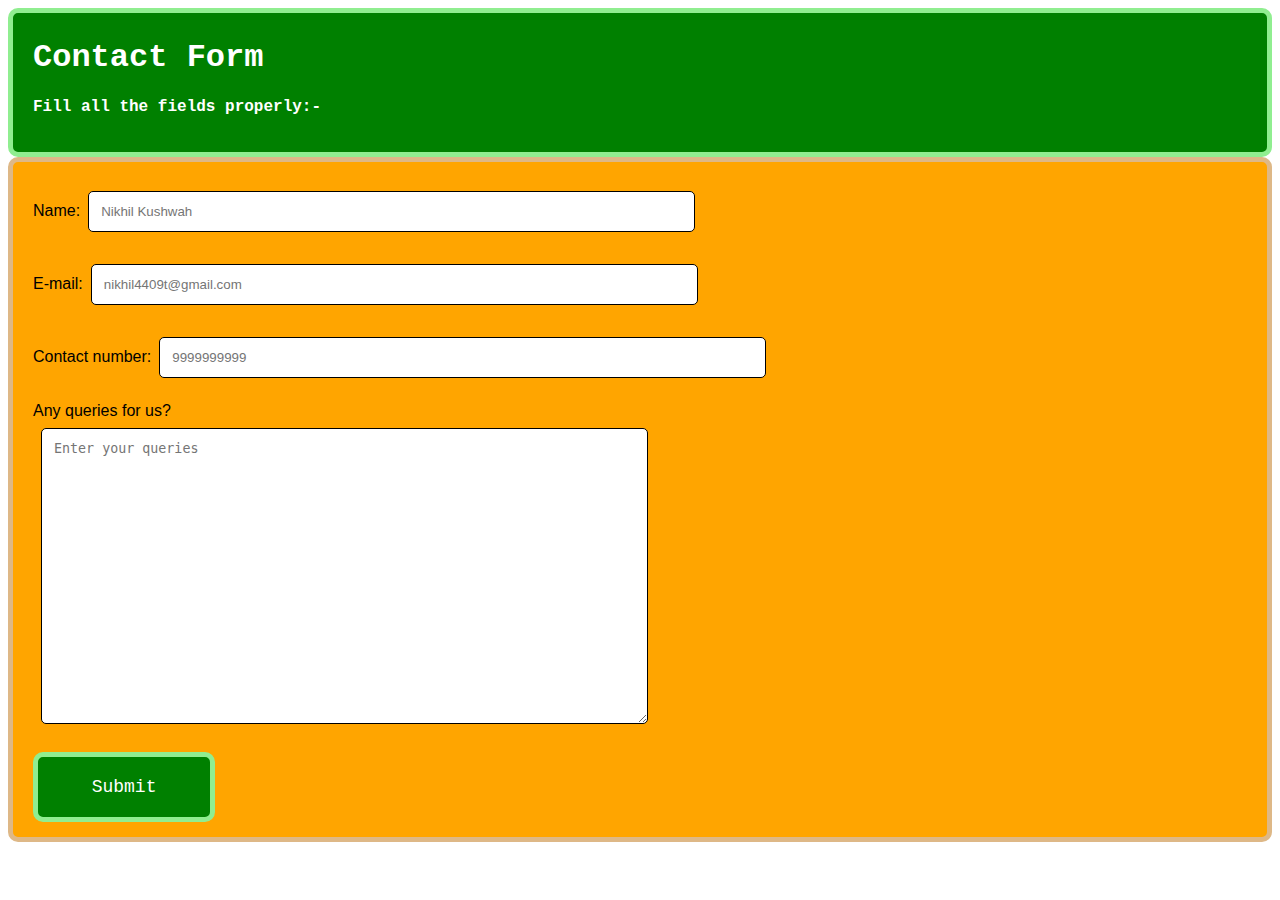
<file: Challenges/Challenge1.html>
<!DOCTYPE html>
<html lang="en">
<head>
    <meta charset="UTF-8">
    <meta name="viewport" content="width=device-width, initial-scale=1.0">
    <title>Contact Form</title>
    <link rel="stylesheet" href="Challenge1.css">
</head>
<body>
    <form action="">
        <div class="a">
        <h1>Contact Form<br><h4>Fill all the fields properly:-</h4></h1>
        </div>
        <div class="b">
        <p>Name:<input type="text" name="name" placeholder="Nikhil Kushwah" required></p>
        <p>E-mail:<input type="email" name="email" id="email" placeholder="nikhil4409t@gmail.com" required></p>
        <p>Contact number:<input type="number" name="cn" id="cn" placeholder="9999999999" required></p>
        <p>Any queries for us?<br><textarea name="address" id="address" cols="100" rows="18" placeholder="Enter your queries" ></textarea></p>
        <input type="submit" value="Submit">
        </div>
    </form>
</body>
</html>
</file>
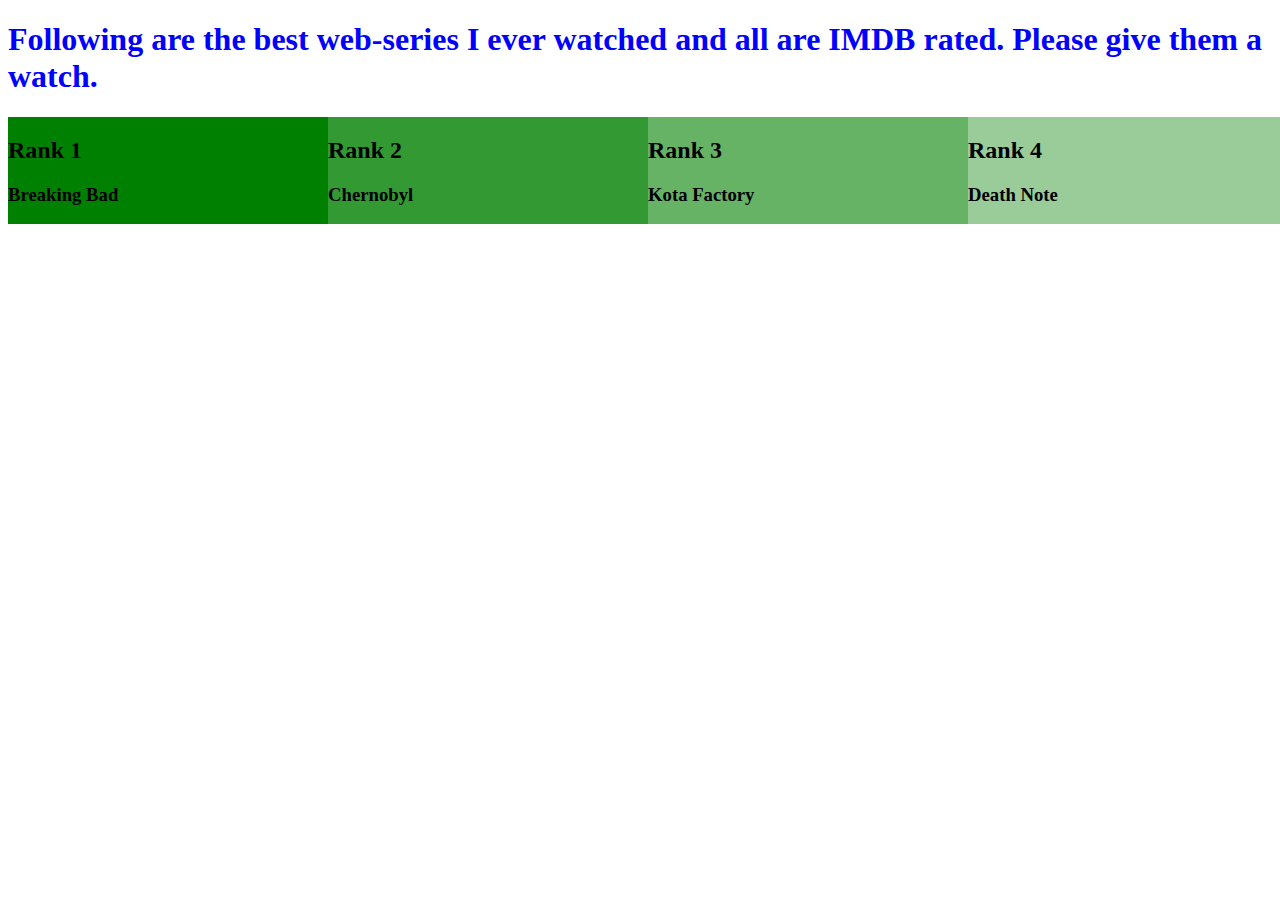
<file: Challenges/Challenge2.html>
<!DOCTYPE html>
<html lang="en">
<head>
    <meta charset="UTF-8">
    <meta name="viewport" content="width=device-width, initial-scale=1.0">
    <title>Responsiveness</title>
    <link rel="stylesheet" href="Challenge2.css">
</head>
<body>
    <h1 style="color: blue;" >Following are the best web-series I ever watched and all are IMDB rated. Please give them a watch.</h1>
    <div id="a">
        <h2>Rank 1</h2>
        <h3>Breaking Bad</h3>
    </div>
    <div id="b">
        <h2>Rank 2</h2>
        <h3>Chernobyl</h3>
    </div>
    <div id="c">
        <h2>Rank 3</h2>
        <h3>Kota Factory</h3>
    </div>
    <div id="d">
        <h2>Rank 4</h2>
        <h3>Death Note</h3>
    </div>
</body>
</html>
</file>
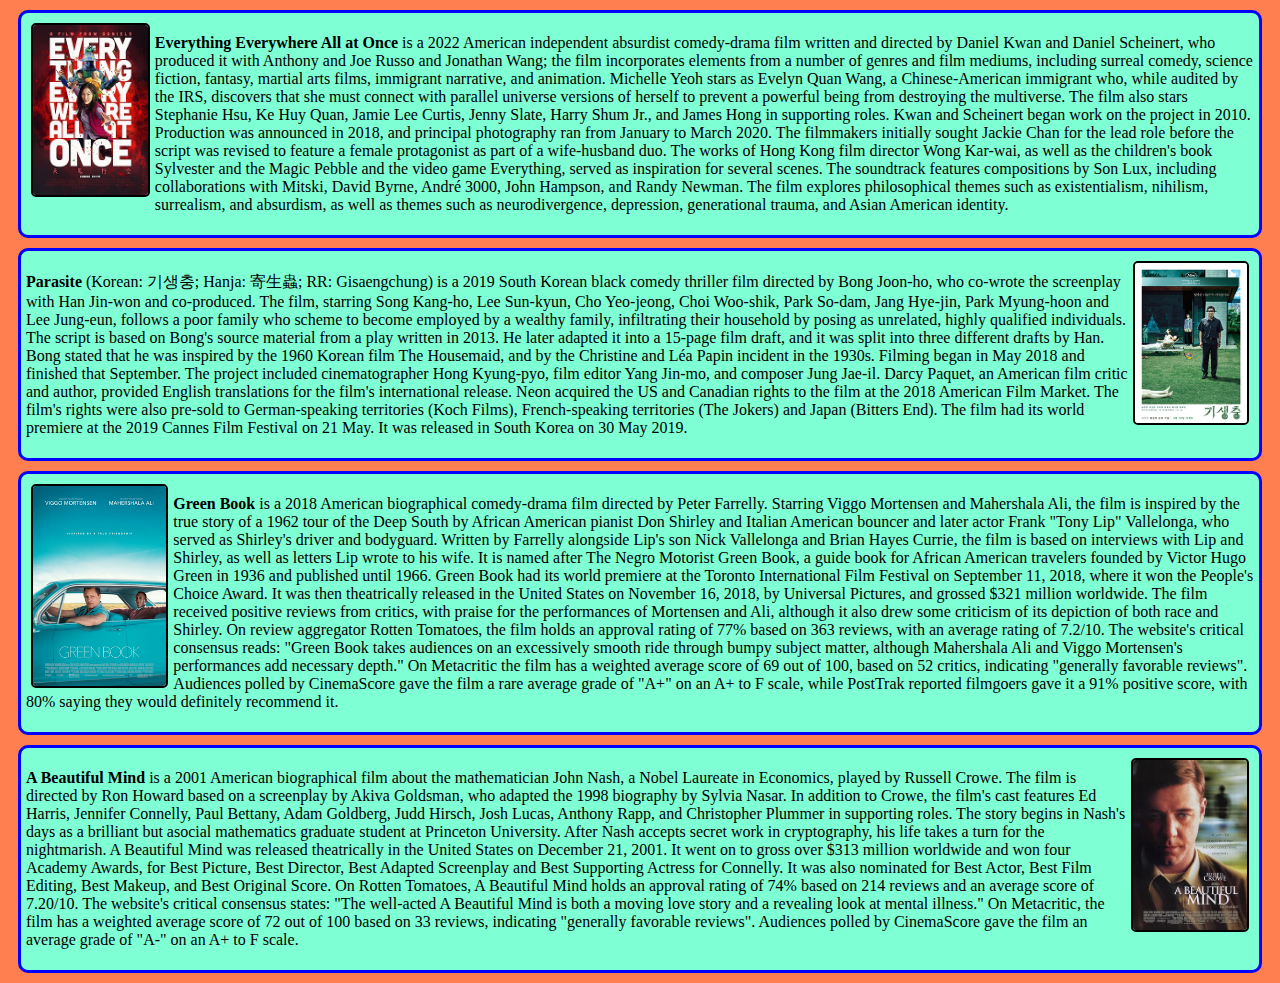
<file: Challenges/Challenge3.html>
<!DOCTYPE html>
<html lang="en">
<head>
    <meta charset="UTF-8">
    <meta name="viewport" content="width=device-width, initial-scale=1.0">
    <title>Best Picture</title>
    <link rel="stylesheet" href="Challenge3.css">
</head>
<body>
    <div id="a">
        <img src="Images/Everything_Everywhere_All_at_Once.jpg" alt="">
        <p><b>Everything Everywhere All at Once</b> is a 2022 American independent absurdist comedy-drama film written and directed by Daniel Kwan and Daniel Scheinert, who produced it with Anthony and Joe Russo and Jonathan Wang; the film incorporates elements from a number of genres and film mediums, including surreal comedy, science fiction, fantasy, martial arts films, immigrant narrative, and animation. Michelle Yeoh stars as Evelyn Quan Wang, a Chinese-American immigrant who, while audited by the IRS, discovers that she must connect with parallel universe versions of herself to prevent a powerful being from destroying the multiverse. The film also stars Stephanie Hsu, Ke Huy Quan, Jamie Lee Curtis, Jenny Slate, Harry Shum Jr., and James Hong in supporting roles. Kwan and Scheinert began work on the project in 2010. Production was announced in 2018, and principal photography ran from January to March 2020. The filmmakers initially sought Jackie Chan for the lead role before the script was revised to feature a female protagonist as part of a wife-husband duo. The works of Hong Kong film director Wong Kar-wai, as well as the children's book Sylvester and the Magic Pebble and the video game Everything, served as inspiration for several scenes. The soundtrack features compositions by Son Lux, including collaborations with Mitski, David Byrne, André 3000, John Hampson, and Randy Newman. The film explores philosophical themes such as existentialism, nihilism, surrealism, and absurdism, as well as themes such as neurodivergence, depression, generational trauma, and Asian American identity.</p>
    </div>
    <div id="b">
        <img src="Images/Parasite_(2019_film).png" alt="">
        <p><b>Parasite</b> (Korean: 기생충; Hanja: 寄生蟲; RR: Gisaengchung) is a 2019 South Korean black comedy thriller film directed by Bong Joon-ho, who co-wrote the screenplay with Han Jin-won and co-produced. The film, starring Song Kang-ho, Lee Sun-kyun, Cho Yeo-jeong, Choi Woo-shik, Park So-dam, Jang Hye-jin, Park Myung-hoon and Lee Jung-eun, follows a poor family who scheme to become employed by a wealthy family, infiltrating their household by posing as unrelated, highly qualified individuals. The script is based on Bong's source material from a play written in 2013. He later adapted it into a 15-page film draft, and it was split into three different drafts by Han. Bong stated that he was inspired by the 1960 Korean film The Housemaid, and by the Christine and Léa Papin incident in the 1930s. Filming began in May 2018 and finished that September. The project included cinematographer Hong Kyung-pyo, film editor Yang Jin-mo, and composer Jung Jae-il. Darcy Paquet, an American film critic and author, provided English translations for the film's international release. Neon acquired the US and Canadian rights to the film at the 2018 American Film Market. The film's rights were also pre-sold to German-speaking territories (Koch Films), French-speaking territories (The Jokers) and Japan (Bitters End). The film had its world premiere at the 2019 Cannes Film Festival on 21 May. It was released in South Korea on 30 May 2019.</p>
    </div>
    <div id="c">
        <img src="Images/Green_Book_(2018_poster).png" alt="">
        <p><b>Green Book</b> is a 2018 American biographical comedy-drama film directed by Peter Farrelly. Starring Viggo Mortensen and Mahershala Ali, the film is inspired by the true story of a 1962 tour of the Deep South by African American pianist Don Shirley and Italian American bouncer and later actor Frank "Tony Lip" Vallelonga, who served as Shirley's driver and bodyguard. Written by Farrelly alongside Lip's son Nick Vallelonga and Brian Hayes Currie, the film is based on interviews with Lip and Shirley, as well as letters Lip wrote to his wife. It is named after The Negro Motorist Green Book, a guide book for African American travelers founded by Victor Hugo Green in 1936 and published until 1966. Green Book had its world premiere at the Toronto International Film Festival on September 11, 2018, where it won the People's Choice Award. It was then theatrically released in the United States on November 16, 2018, by Universal Pictures, and grossed $321 million worldwide. The film received positive reviews from critics, with praise for the performances of Mortensen and Ali, although it also drew some criticism of its depiction of both race and Shirley. On review aggregator Rotten Tomatoes, the film holds an approval rating of 77% based on 363 reviews, with an average rating of 7.2/10. The website's critical consensus reads: "Green Book takes audiences on an excessively smooth ride through bumpy subject matter, although Mahershala Ali and Viggo Mortensen's performances add necessary depth." On Metacritic the film has a weighted average score of 69 out of 100, based on 52 critics, indicating "generally favorable reviews". Audiences polled by CinemaScore gave the film a rare average grade of "A+" on an A+ to F scale, while PostTrak reported filmgoers gave it a 91% positive score, with 80% saying they would definitely recommend it.</p>
    </div>
    <div id="d">
        <img src="Images/A_Beautiful_Mind_Poster.jpg" alt="">
        <p><b>A Beautiful Mind</b> is a 2001 American biographical film about the mathematician John Nash, a Nobel Laureate in Economics, played by Russell Crowe. The film is directed by Ron Howard based on a screenplay by Akiva Goldsman, who adapted the 1998 biography by Sylvia Nasar. In addition to Crowe, the film's cast features Ed Harris, Jennifer Connelly, Paul Bettany, Adam Goldberg, Judd Hirsch, Josh Lucas, Anthony Rapp, and Christopher Plummer in supporting roles. The story begins in Nash's days as a brilliant but asocial mathematics graduate student at Princeton University. After Nash accepts secret work in cryptography, his life takes a turn for the nightmarish. A Beautiful Mind was released theatrically in the United States on December 21, 2001. It went on to gross over $313 million worldwide and won four Academy Awards, for Best Picture, Best Director, Best Adapted Screenplay and Best Supporting Actress for Connelly. It was also nominated for Best Actor, Best Film Editing, Best Makeup, and Best Original Score. On Rotten Tomatoes, A Beautiful Mind holds an approval rating of 74% based on 214 reviews and an average score of 7.20/10. The website's critical consensus states: "The well-acted A Beautiful Mind is both a moving love story and a revealing look at mental illness." On Metacritic, the film has a weighted average score of 72 out of 100 based on 33 reviews, indicating "generally favorable reviews". Audiences polled by CinemaScore gave the film an average grade of "A-" on an A+ to F scale.</p>
    </div>
</body>
</html>
</file>
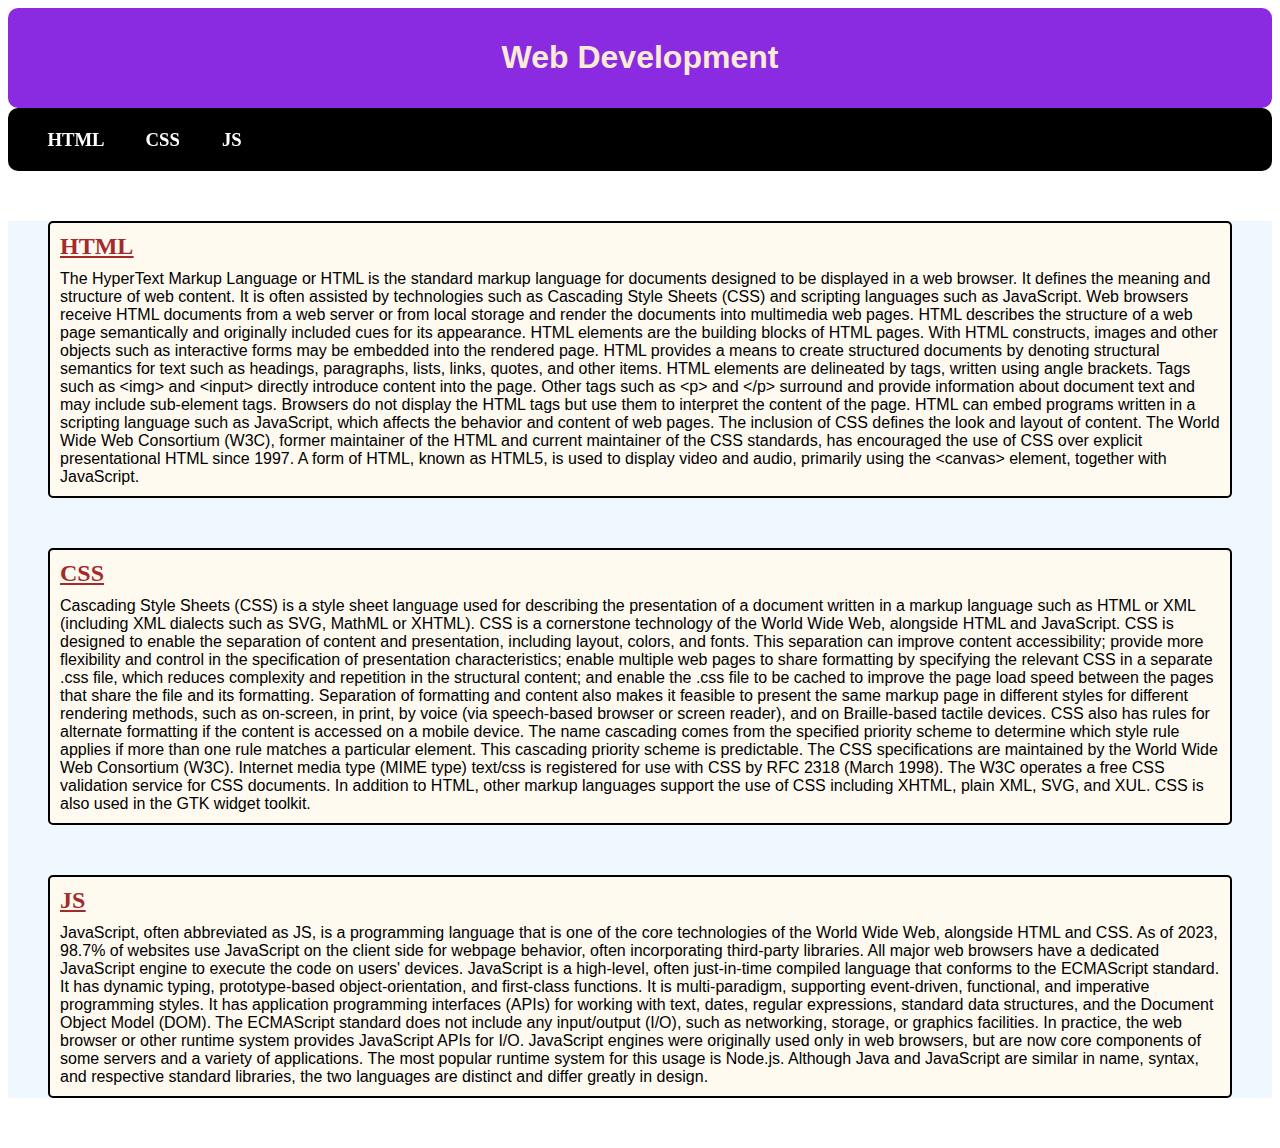
<file: Challenges/Challenge4.html>
<!DOCTYPE html>
<html lang="en">
<head>
    <meta charset="UTF-8">
    <meta name="viewport" content="width=device-width, initial-scale=1.0">
    <title>Web Development</title>
    <link rel="stylesheet" href="Challenge4.css">
</head>
<body>
    <header>
    <h1>Web Development</h1>
    </header>
    <Nav>
    <h3>&nbsp; &nbsp; &nbsp; &nbsp; HTML &nbsp; &nbsp; &nbsp; &nbsp; CSS &nbsp; &nbsp; &nbsp; &nbsp; JS</h3>
    </Nav>
    <main>
        <section>
            <a href="https://en.wikipedia.org/wiki/HTML" target="_blank"><h2>HTML</h2></a>
            <p>The HyperText Markup Language or HTML is the standard markup language for documents designed to be displayed in a web browser. It defines the meaning and structure of web content. It is often assisted by technologies such as Cascading Style Sheets (CSS) and scripting languages such as JavaScript. Web browsers receive HTML documents from a web server or from local storage and render the documents into multimedia web pages. HTML describes the structure of a web page semantically and originally included cues for its appearance. HTML elements are the building blocks of HTML pages. With HTML constructs, images and other objects such as interactive forms may be embedded into the rendered page. HTML provides a means to create structured documents by denoting structural semantics for text such as headings, paragraphs, lists, links, quotes, and other items. HTML elements are delineated by tags, written using angle brackets. Tags such as &lt;img&gt; and &lt;input&gt; directly introduce content into the page. Other tags such as &lt;p&gt; and &lt;/p&gt; surround and provide information about document text and may include sub-element tags. Browsers do not display the HTML tags but use them to interpret the content of the page. HTML can embed programs written in a scripting language such as JavaScript, which affects the behavior and content of web pages. The inclusion of CSS defines the look and layout of content. The World Wide Web Consortium (W3C), former maintainer of the HTML and current maintainer of the CSS standards, has encouraged the use of CSS over explicit presentational HTML since 1997. A form of HTML, known as HTML5, is used to display video and audio, primarily using the &lt;canvas&gt; element, together with JavaScript. </p>
        </section>
        <section>
            <a href="https://en.wikipedia.org/wiki/CSS" target="_blank"><h2>CSS</h2></a>
            <p>Cascading Style Sheets (CSS) is a style sheet language used for describing the presentation of a document written in a markup language such as HTML or XML (including XML dialects such as SVG, MathML or XHTML). CSS is a cornerstone technology of the World Wide Web, alongside HTML and JavaScript. CSS is designed to enable the separation of content and presentation, including layout, colors, and fonts. This separation can improve content accessibility; provide more flexibility and control in the specification of presentation characteristics; enable multiple web pages to share formatting by specifying the relevant CSS in a separate .css file, which reduces complexity and repetition in the structural content; and enable the .css file to be cached to improve the page load speed between the pages that share the file and its formatting. Separation of formatting and content also makes it feasible to present the same markup page in different styles for different rendering methods, such as on-screen, in print, by voice (via speech-based browser or screen reader), and on Braille-based tactile devices. CSS also has rules for alternate formatting if the content is accessed on a mobile device. The name cascading comes from the specified priority scheme to determine which style rule applies if more than one rule matches a particular element. This cascading priority scheme is predictable. The CSS specifications are maintained by the World Wide Web Consortium (W3C). Internet media type (MIME type) text/css is registered for use with CSS by RFC 2318 (March 1998). The W3C operates a free CSS validation service for CSS documents. In addition to HTML, other markup languages support the use of CSS including XHTML, plain XML, SVG, and XUL. CSS is also used in the GTK widget toolkit. </p>
        </section>
        <section>
            <a href="https://en.wikipedia.org/wiki/JavaScript" target="_blank"><h2>JS</h2></a>
            <p>JavaScript, often abbreviated as JS, is a programming language that is one of the core technologies of the World Wide Web, alongside HTML and CSS. As of 2023, 98.7% of websites use JavaScript on the client side for webpage behavior, often incorporating third-party libraries. All major web browsers have a dedicated JavaScript engine to execute the code on users' devices. JavaScript is a high-level, often just-in-time compiled language that conforms to the ECMAScript standard. It has dynamic typing, prototype-based object-orientation, and first-class functions. It is multi-paradigm, supporting event-driven, functional, and imperative programming styles. It has application programming interfaces (APIs) for working with text, dates, regular expressions, standard data structures, and the Document Object Model (DOM). The ECMAScript standard does not include any input/output (I/O), such as networking, storage, or graphics facilities. In practice, the web browser or other runtime system provides JavaScript APIs for I/O. JavaScript engines were originally used only in web browsers, but are now core components of some servers and a variety of applications. The most popular runtime system for this usage is Node.js. Although Java and JavaScript are similar in name, syntax, and respective standard libraries, the two languages are distinct and differ greatly in design. </p>
        </section>
    </main>
</body>
</html>
</file>
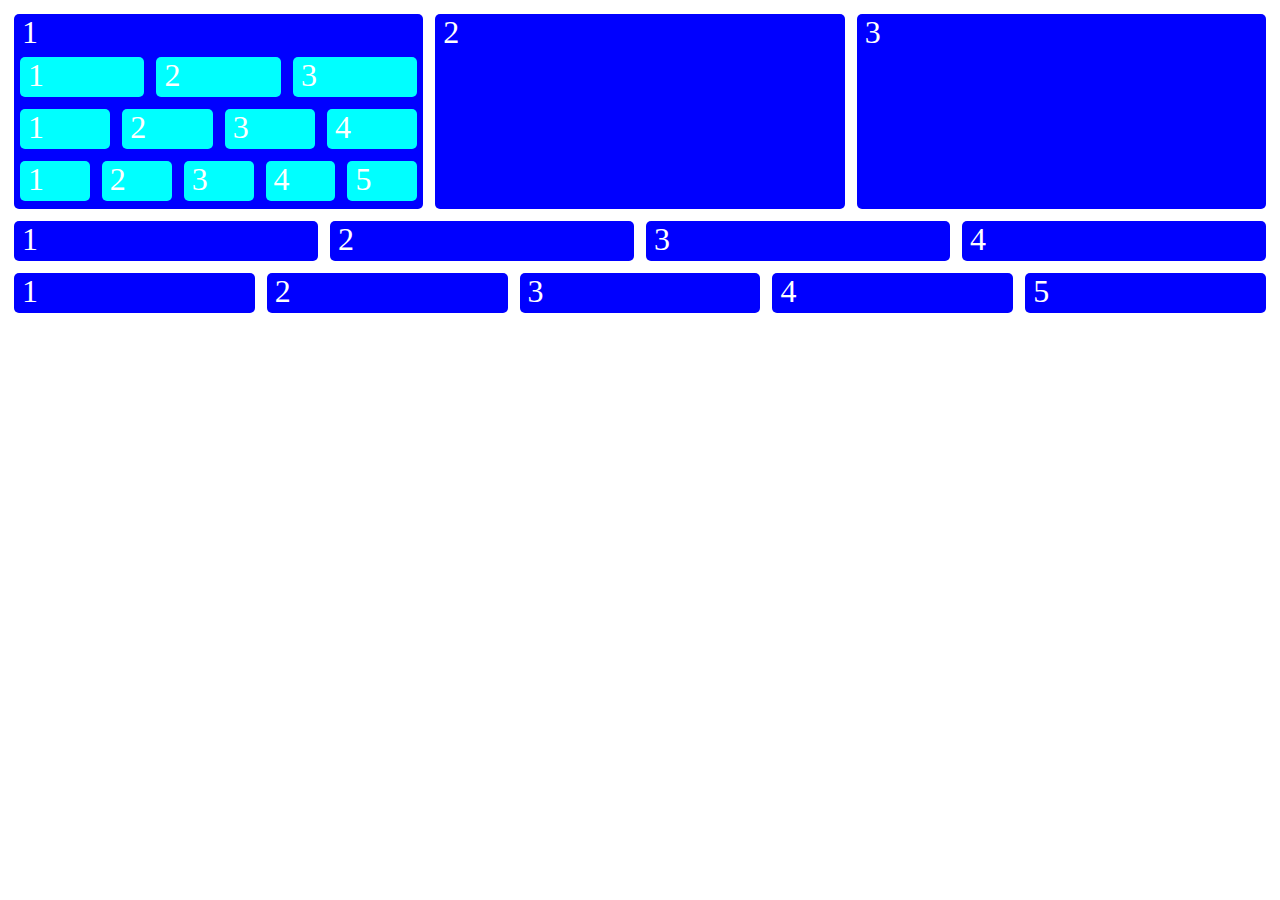
<file: Challenges/Challenge5.html>
<!DOCTYPE html>
<html lang="en">
<head>
    <meta charset="UTF-8">
    <meta name="viewport" content="width=device-width, initial-scale=1.0">
    <title>Jeher</title>
    <link rel="stylesheet" href="Challenge5.css">
</head>
<body>
    <div class="flex-containerA">
        <div class="flex-item1">
            &nbsp;1
            <div class="flex-containera">
                <div class="flex-item2">&nbsp;1</div>
                <div class="flex-item2">&nbsp;2</div>
                <div class="flex-item2">&nbsp;3</div>
            </div>
            <div class="flex-containerb">
                <div class="flex-item2">&nbsp;1</div>
                <div class="flex-item2">&nbsp;2</div>
                <div class="flex-item2">&nbsp;3</div>
                <div class="flex-item2">&nbsp;4</div>
            </div>
            <div class="flex-containerc">
                <div class="flex-item2">&nbsp;1</div>
                <div class="flex-item2">&nbsp;2</div>
                <div class="flex-item2">&nbsp;3</div>
                <div class="flex-item2">&nbsp;4</div>
                <div class="flex-item2">&nbsp;5</div>
            </div>
        </div>
        <div class="flex-item1">&nbsp;2</div>
        <div class="flex-item1">&nbsp;3</div>
    </div>
    <div class="flex-containerB">
        <div class="flex-item1">&nbsp;1</div>
        <div class="flex-item1">&nbsp;2</div>
        <div class="flex-item1">&nbsp;3</div>
        <div class="flex-item1">&nbsp;4</div>
    </div>
    <div class="flex-containerC">
        <div class="flex-item1">&nbsp;1</div>
        <div class="flex-item1">&nbsp;2</div>
        <div class="flex-item1">&nbsp;3</div>
        <div class="flex-item1">&nbsp;4</div>
        <div class="flex-item1">&nbsp;5</div>
    </div>
</body>
</html>
</file>
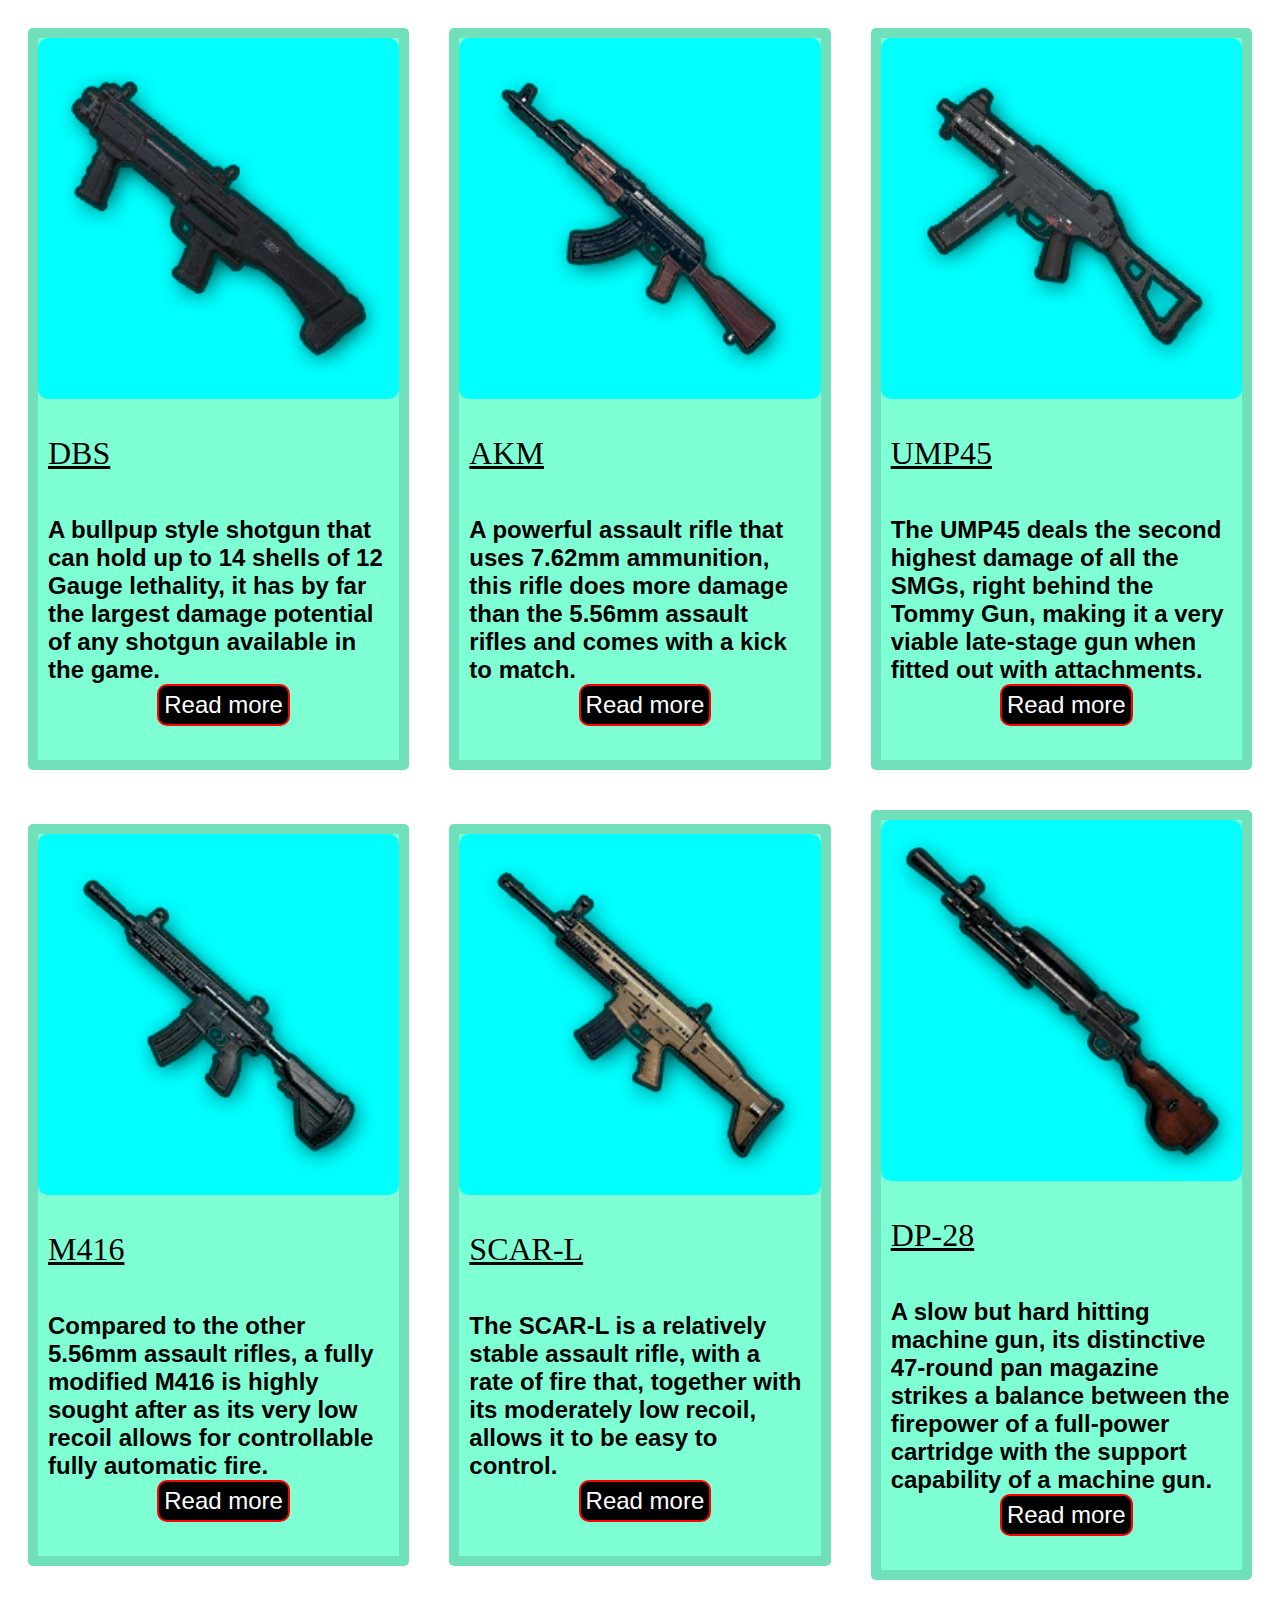
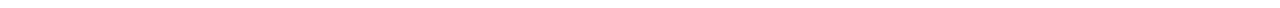
<file: Challenges/Challenge6.html>
<!DOCTYPE html>
<html lang="en">
<head>
    <meta charset="UTF-8">
    <meta name="viewport" content="width=device-width, initial-scale=1.0">
    <title>BGMI GUNS</title>
    <link rel="stylesheet" href="Challenge6.css">
</head>
<body>
    <div class="flex-container">
    <div class="qq">
        <img src="Weapons/DBS.webp" alt="">
        <h1>DBS</h1>
        <h3>A bullpup style shotgun that can hold up to 14 shells of 12 Gauge lethality, it has by far the largest damage potential of any shotgun available in the game.<br><a href="#"><input type="submit" value="Read more" ></a></h3>
    </div>
    <div class="qq">
        <img src="Weapons/AKM.webp" alt="">
        <h1>AKM</h1>
        <h3>A powerful assault rifle that uses 7.62mm ammunition, this rifle does more damage than the 5.56mm assault rifles and comes with a kick to match.<br><a href="#"><input type="submit" value="Read more" ></a></h3>
    </div>
    <div class="qq">
        <img src="Weapons/UMP45.webp" alt="">
        <h1>UMP45</h1>
        <h3>The UMP45 deals the second highest damage of all the SMGs, right behind the Tommy Gun, making it a very viable late-stage gun when fitted out with attachments.<br><a href="#"><input type="submit" value="Read more" ></a></h3>
    </div>
    </div>
    <div class="flex-container">
    <div class="qq">
        <img src="Weapons/M416.webp" alt="">
        <h1>M416</h1>
        <h3>Compared to the other 5.56mm assault rifles, a fully modified M416 is highly sought after as its very low recoil allows for controllable fully automatic fire.<br><a href="#"><input type="submit" value="Read more" ></a></h3>
    </div>
    <div class="qq">
        <img src="Weapons/SCAR-L.webp" alt="">
        <h1>SCAR-L</h1>
        <h3>The SCAR-L is a relatively stable assault rifle, with a rate of fire that, together with its moderately low recoil, allows it to be easy to control.<br><a href="#"><input type="submit" value="Read more" ></a></h3>
    </div>
    <div class="qq">
        <img src="Weapons/DP-28.webp" alt="">
        <h1>DP-28</h1>
        <h3>A slow but hard hitting machine gun, its distinctive 47-round pan magazine strikes a balance between the firepower of a full-power cartridge with the support capability of a machine gun.<br><a href="#"><input type="submit" value="Read more" ></a></h3>
    </div>
    </div>
</body>
</html>
</file>
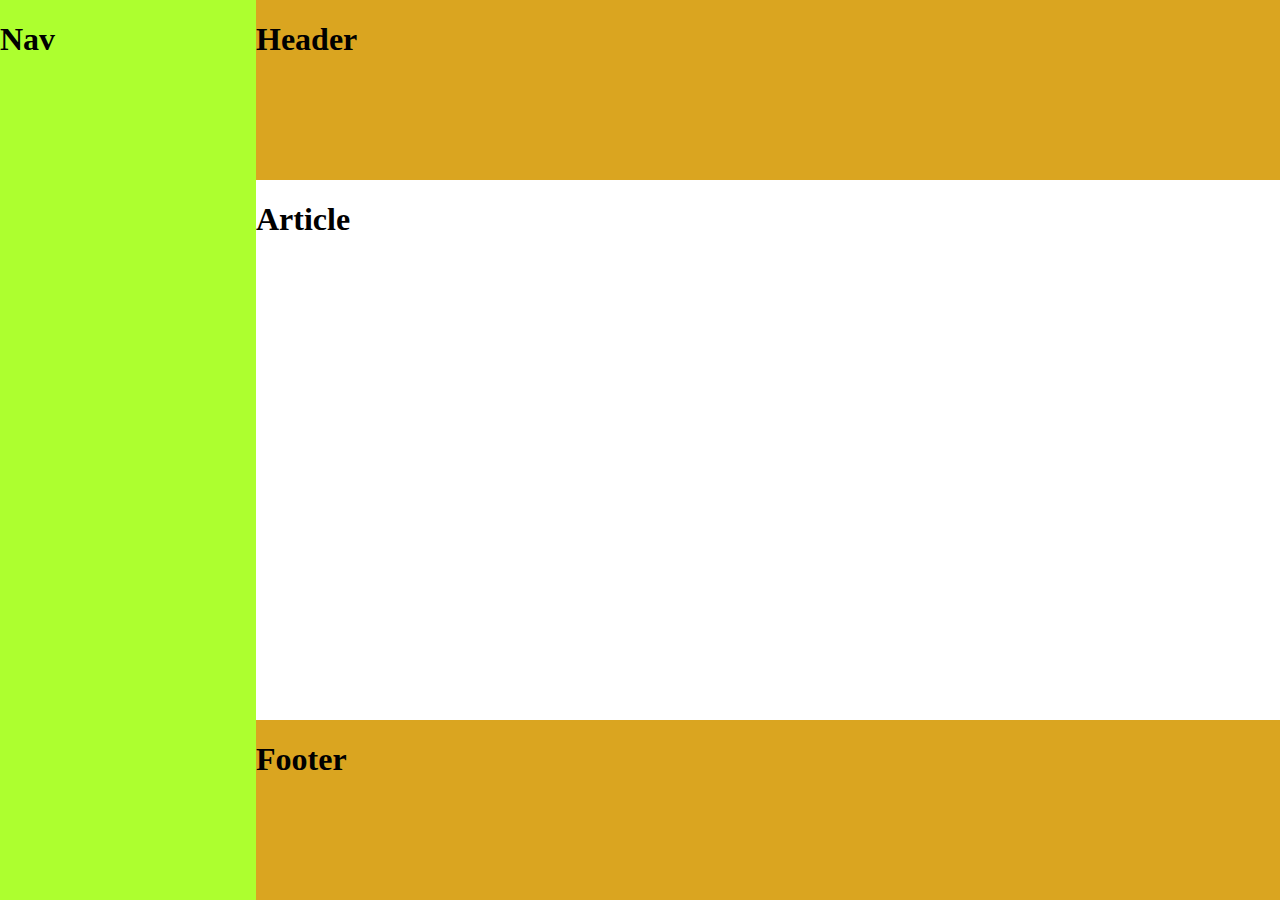
<file: Challenges/Challenge7.html>
<!DOCTYPE html>
<html lang="en">
<head>
    <meta charset="UTF-8">
    <meta name="viewport" content="width=device-width, initial-scale=1.0">
    <title>Website Format</title>
    <link rel="stylesheet" href="Challenge7.css">
</head>
<body>
    <div class="flex-container1">
        <div id="side">
            <h1>Nav</h1>
        </div>
        <div class="flex-container2">
            <div class="flextype2" id="top"><h1>Header</h1></div>
            <div class="flextype2" id="center"><h1>Article</h1></div>
            <div class="flextype2" id="bottom"><h1>Footer</h1></div>
        </div>
    </div>    
</body>
</html>
</file>
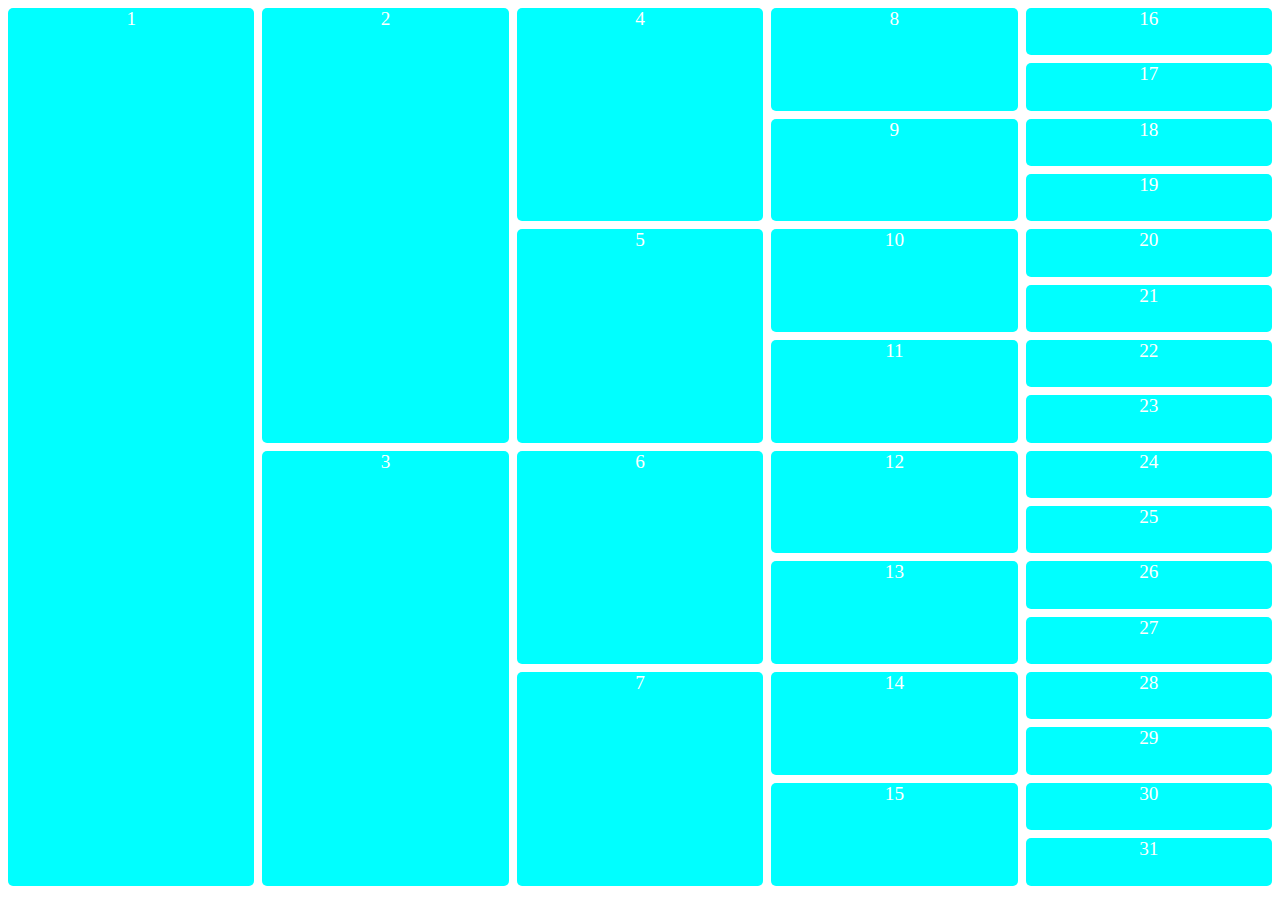
<file: Challenges/Challenge8.html>
<!DOCTYPE html>
<html lang="en">
<head>
    <meta charset="UTF-8">
    <meta name="viewport" content="width=device-width, initial-scale=1.0">
    <title>Powers of 2</title>
    <link rel="stylesheet" href="Challenge8.css">
</head>
<body>
    <div class="mega">
        <div class="lambA">1</div>
        <div class="lambB">
            <div class="lambb">2</div>
            <div class="lambb">3</div>
        </div>
        <div class="lambC">
            <div class="lambc">4</div>
            <div class="lambc">5</div>
            <div class="lambc">6</div>
            <div class="lambc">7</div>
        </div>
        <div class="lambD">
            <div class="lambd">8</div>
            <div class="lambd">9</div>
            <div class="lambd">10</div>
            <div class="lambd">11</div>
            <div class="lambd">12</div>
            <div class="lambd">13</div>
            <div class="lambd">14</div>
            <div class="lambd">15</div>
        </div>
        <div class="lambE">
            <div class="lambe">16</div>
            <div class="lambe">17</div>
            <div class="lambe">18</div>
            <div class="lambe">19</div>
            <div class="lambe">20</div>
            <div class="lambe">21</div>
            <div class="lambe">22</div>
            <div class="lambe">23</div>
            <div class="lambe">24</div>
            <div class="lambe">25</div>
            <div class="lambe">26</div>
            <div class="lambe">27</div>
            <div class="lambe">28</div>
            <div class="lambe">29</div>
            <div class="lambe">30</div>
            <div class="lambe">31</div>
        </div>
    </div>
</body>
</html>
</file>
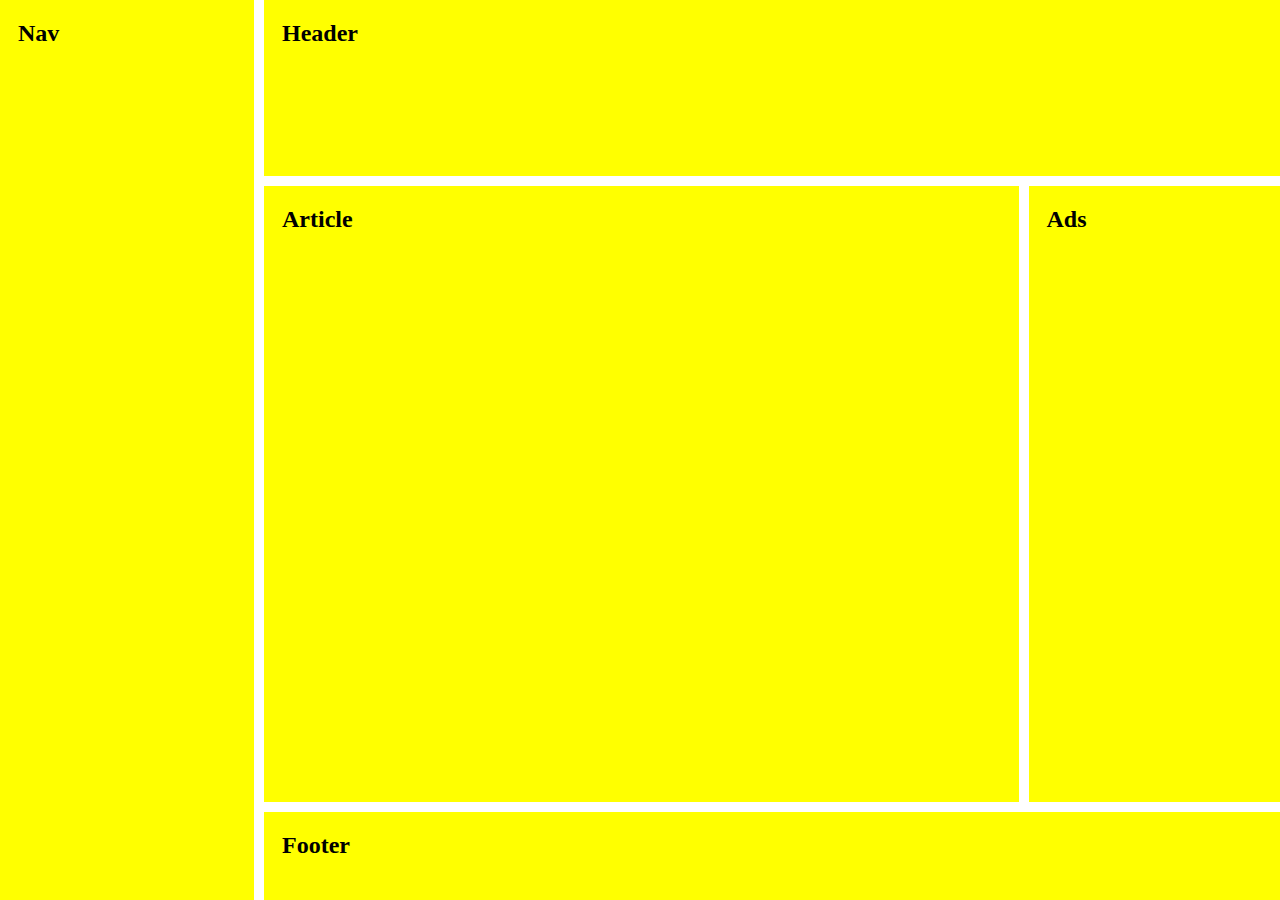
<file: Challenges/Challenge9.html>
<!DOCTYPE html>
<html lang="en">
<head>
    <meta charset="UTF-8">
    <meta name="viewport" content="width=device-width, initial-scale=1.0">
    <title>Website</title>
    <link rel="stylesheet" href="Challenge9.css">
</head>
<body>
    <div class="mega">
        <div class="big"><h2>&nbsp;&nbsp;&nbsp;Nav</h2></div>
        <div class="mega2">
            <div class="medium"><h2>&nbsp;&nbsp;&nbsp;Header</h2></div>
            <div class="mega3">
                <div class="small"><h2>&nbsp;&nbsp;&nbsp;Article</h2></div>
                <div class="small"><h2>&nbsp;&nbsp;&nbsp;Ads</h2></div>
            </div>
            <div class="medium"><h2>&nbsp;&nbsp;&nbsp;Footer</h2></div>
        </div>
    </div>
</body>
</html>
</file>
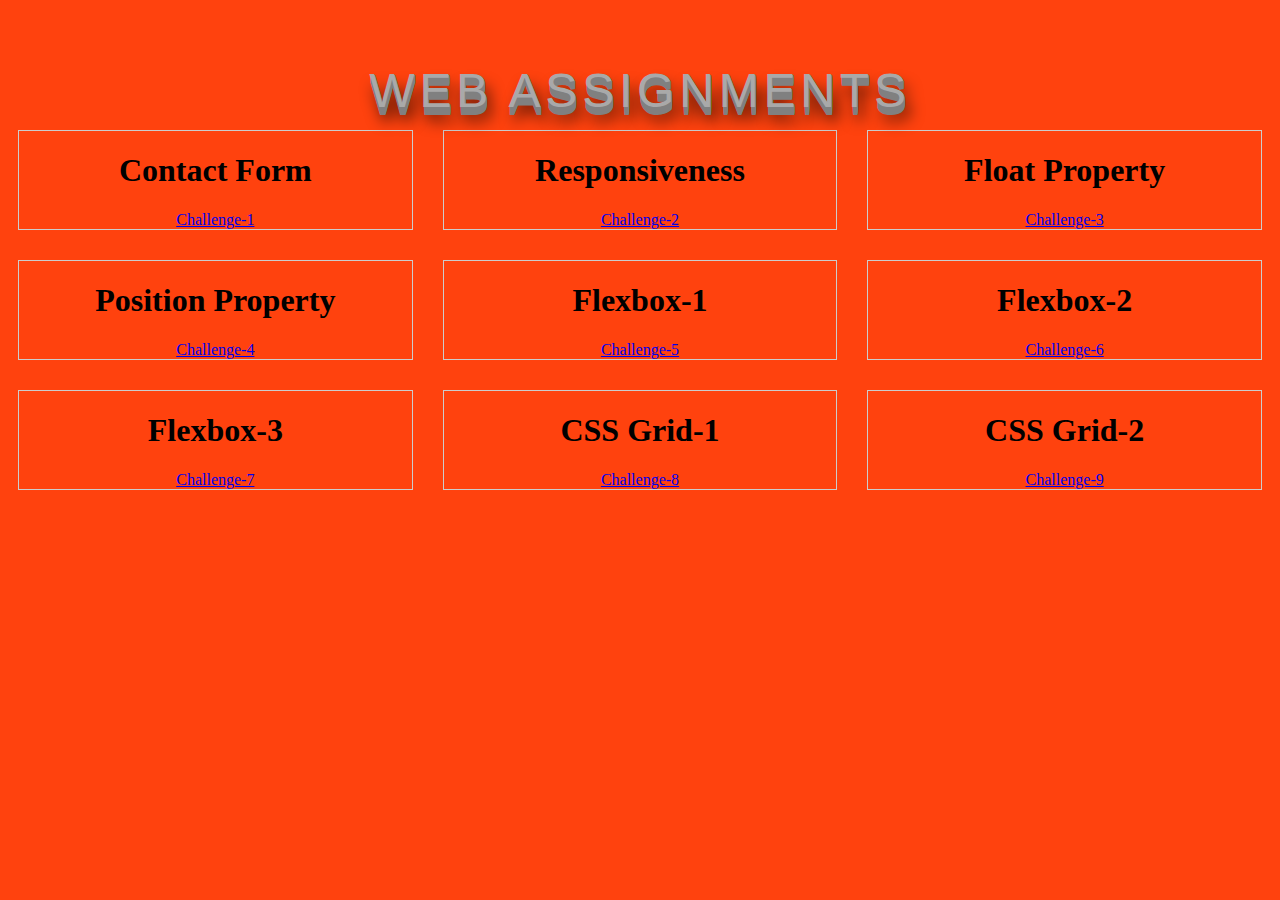
<file: Challenges/challenge_home.html>
<!doctype html>
<html lang="en">
  <head>
    <meta charset="utf-8">
    <meta name="viewport" content="width=device-width, initial-scale=1">
    <title>Web Dev Assignments</title>
    <link href="https://cdn.jsdelivr.net/npm/bootstrap@5.2.3/dist/css/bootstrap.min.css" rel="stylesheet" integrity="sha384-rbsA2VBKQhggwzxH7pPCaAqO46MgnOM80zW1RWuH61DGLwZJEdK2Kadq2F9CUG65" crossorigin="anonymous">
    <link rel="stylesheet" href="challenge_home.css">
  </head>
  <body>
    <div class="threeD">
      WEB ASSIGNMENTS
    </div>
    <div class="card-container">
      <div class="card">
        <h1>Contact Form</h1>
        <a href="Challenge1.html" class="btn btn-primary" target="_blank">Challenge-1</a>
      </div>
      <div class="card">
        <h1>Responsiveness</h1>
        <a href="Challenge2.html" class="btn btn-primary" target="_blank">Challenge-2</a>
      </div>
      <div class="card">
        <h1>Float Property</h1>
        <a href="Challenge3.html" class="btn btn-primary" target="_blank">Challenge-3</a>
      </div>
      <div class="card">
        <h1>Position Property</h1>
        <a href="Challenge4.html" class="btn btn-primary" target="_blank">Challenge-4</a>
      </div>
      <div class="card">
        <h1>Flexbox-1</h1>
        <a href="Challenge5.html" class="btn btn-primary" target="_blank">Challenge-5</a>
      </div>
      <div class="card">
        <h1>Flexbox-2</h1>
        <a href="Challenge6.html" class="btn btn-primary" target="_blank">Challenge-6</a>
      </div>
      <div class="card">
        <h1>Flexbox-3</h1>
        <a href="Challenge7.html" class="btn btn-primary" target="_blank">Challenge-7</a>
      </div>
      <div class="card">
        <h1>CSS Grid-1</h1>
        <a href="Challenge8.html" class="btn btn-primary" target="_blank">Challenge-8</a>
      </div>
      <div class="card">
        <h1>CSS Grid-2</h1>
        <a href="Challenge9.html" class="btn btn-primary" target="_blank">Challenge-9</a>
      </div>
    </div>
    <script src="https://cdn.jsdelivr.net/npm/bootstrap@5.2.3/dist/js/bootstrap.bundle.min.js" integrity="sha384-kenU1KFdBIe4zVF0s0G1M5b4hcpxyD9F7jL+jjXkk+Q2h455rYXK/7HAuoJl+0I4" crossorigin="anonymous"></script>
  </body>
</html>
</file>
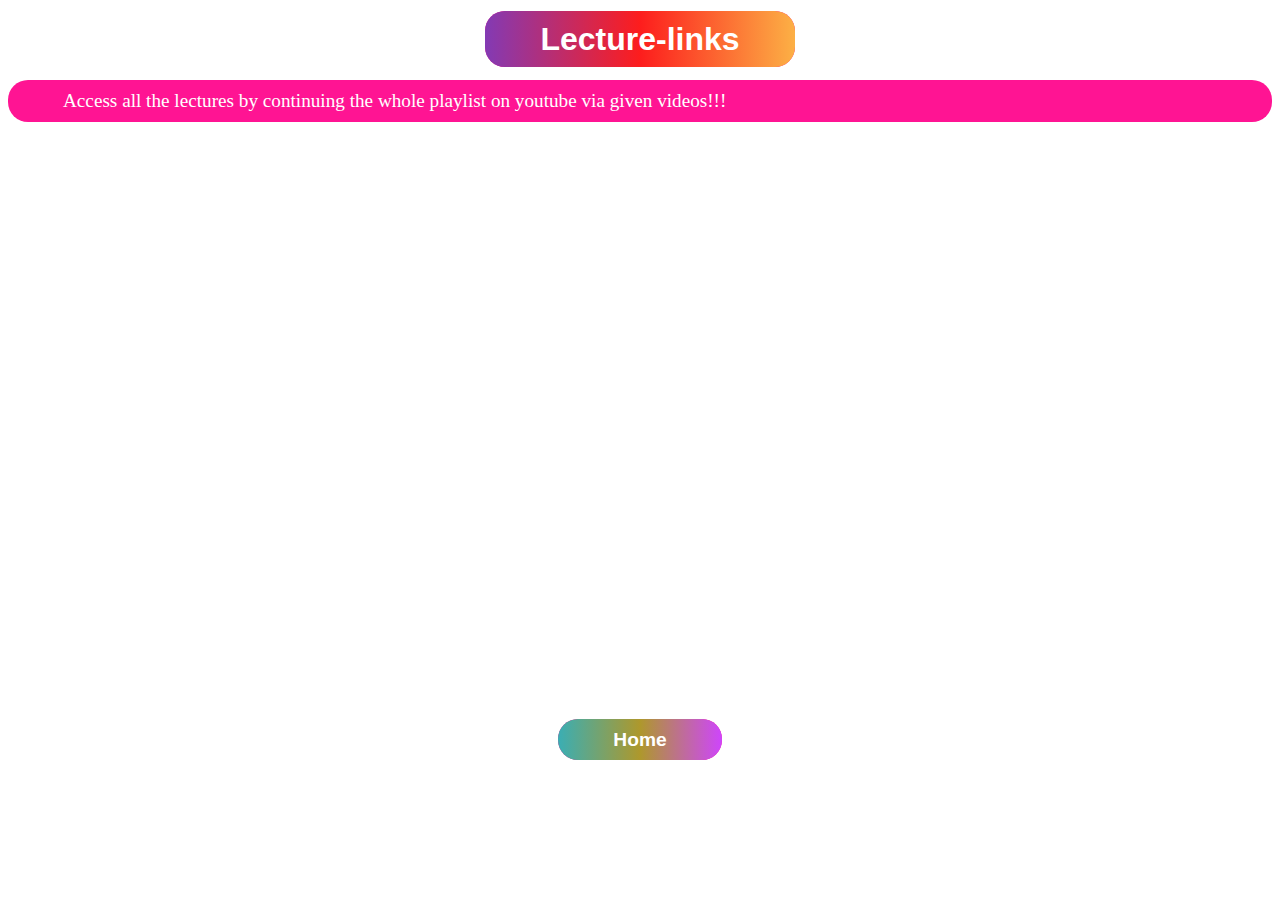
<file: mywebsite_pages/lecture-content.html>
<!DOCTYPE html>
<html lang="en">
<head>
    <meta charset="UTF-8">
    <meta name="viewport" content="width=device-width, initial-scale=1.0">
    <title>Lecture-Content</title>
    <link rel="stylesheet" href="lecture-content.css">
</head>
<body>
    <h1><span>Lecture-links</span></h1>
    <p>Access all the lectures by continuing the whole playlist on youtube via given videos!!!</p>
    <div>
        <iframe src="https://www.youtube.com/embed/l1EssrLxt7E?si=-zjJeqCRA7ZaHiDz" title="YouTube video player" frameborder="0" allow="accelerometer; autoplay; clipboard-write; encrypted-media; gyroscope; picture-in-picture; web-share" allowfullscreen></iframe>
        <iframe src="https://www.youtube.com/embed/ajdRvxDWH4w?si=oRfCh0xgz07Tb7J8" title="YouTube video player" frameborder="0" allow="accelerometer; autoplay; clipboard-write; encrypted-media; gyroscope; picture-in-picture; web-share" allowfullscreen></iframe>
    </div>
    <center><a href="../mywebsite.html">Home</a></center>  
</body>
</html>
</file>
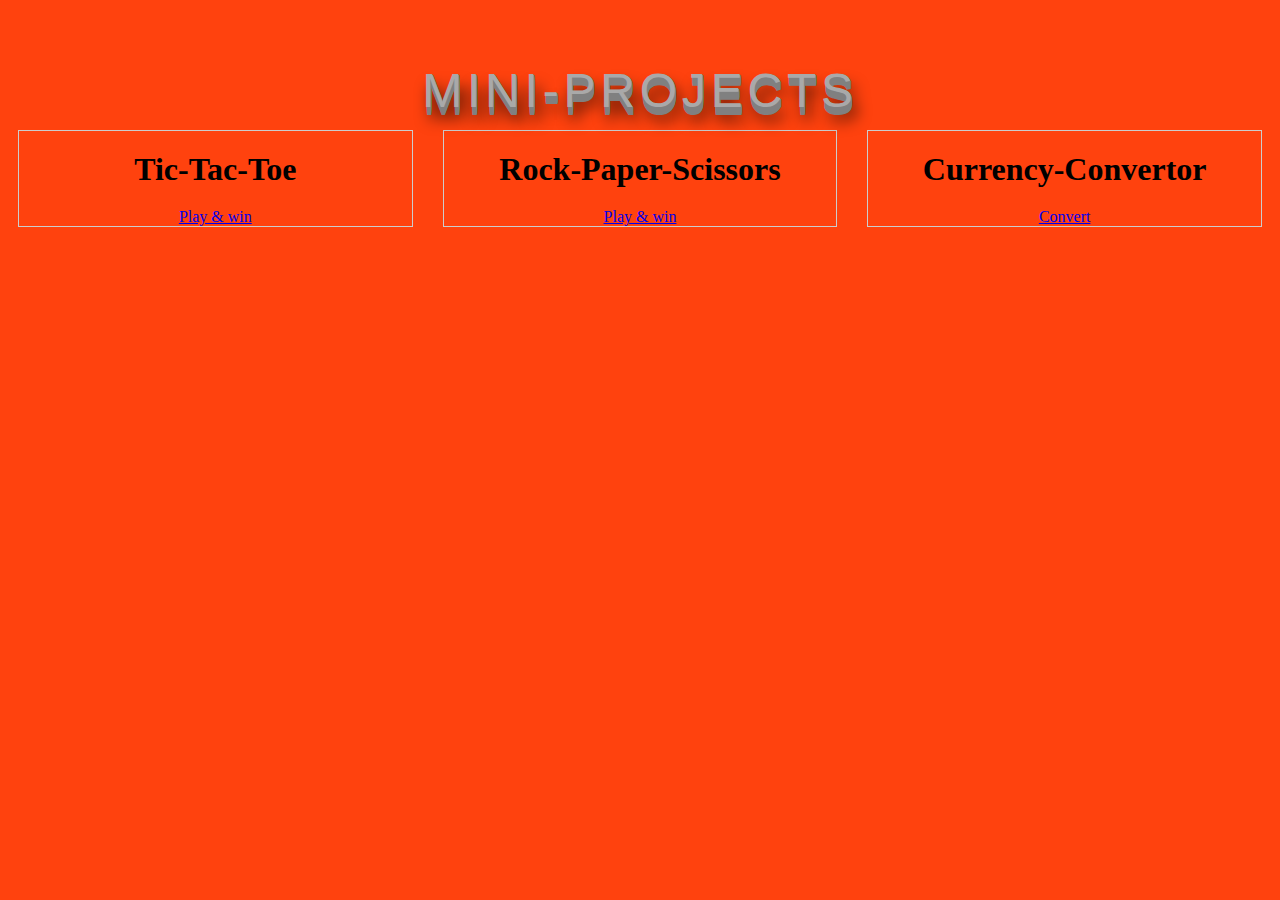
<file: mywebsite_pages/proindex.html>
<!doctype html>
<html lang="en">
  <head>
    <meta charset="utf-8">
    <meta name="viewport" content="width=device-width, initial-scale=1">
    <title>Mini Projects</title>
    <link href="https://cdn.jsdelivr.net/npm/bootstrap@5.2.3/dist/css/bootstrap.min.css" rel="stylesheet" integrity="sha384-rbsA2VBKQhggwzxH7pPCaAqO46MgnOM80zW1RWuH61DGLwZJEdK2Kadq2F9CUG65" crossorigin="anonymous">
    <link rel="stylesheet" href="proindex.css">
  </head>
  <body>
    <div class="threeD">
        MINI-PROJECTS
    </div>
    <div class="card-container">
      <div class="card">
        <h1>Tic-Tac-Toe</h1>
        <a href="../tic-tac-toe/tic_tac_toe.html" class="btn btn-primary" target="_blank">Play & win</a>
      </div>
      <div class="card">
        <h1>Rock-Paper-Scissors</h1>
        <a href="../Rock-paper-scissors/Rock_paper_scissors.html" class="btn btn-primary" target="_blank">Play & win</a>
      </div>
      <div class="card">
        <h1>Currency-Convertor</h1>
        <a href="../Currency-convertor/currency_convertor.html" class="btn btn-primary" target="_blank">Convert</a>
      </div>
    </div>
    <script src="https://cdn.jsdelivr.net/npm/bootstrap@5.2.3/dist/js/bootstrap.bundle.min.js" integrity="sha384-kenU1KFdBIe4zVF0s0G1M5b4hcpxyD9F7jL+jjXkk+Q2h455rYXK/7HAuoJl+0I4" crossorigin="anonymous"></script>
  </body>
</html>
</file>
<file: Challenges/Challenge1.css>
*{
    box-sizing: border-box;
}

.a{
    font-family: 'Courier New', Courier, monospace;
    color: white;
    background-color:green;
    padding: 5px 20px 15px 20px;
    border: 5px solid lightgreen; 
    border-radius: 10px;
}

.b{
    font-family: 'Franklin Gothic Medium', 'Arial Narrow', Arial, sans-serif;
    background-color: orange;
    padding: 5px 20px 15px 20px;
    border: 5px solid burlywood;
    border-radius: 10px;
}

input[type="text"],
input[type="email"],
input[type="number"],
input[type="password"],
input[type="date"],
textarea{
    width: 50%;
    padding: 12px;
    border: 1px solid black;
    border-radius: 5px;
    margin: 8px;
}


input[type="submit"]{
    font-size: large;
    font-family: 'Courier New', Courier, monospace;
    color: white;
    background-color:green;
    border: 5px solid lightgreen; 
    width: 15%;
    padding: 20px;
    border-radius: 10px;
    cursor: pointer;
}

input[type="submit"]:hover{
    color: black;
    background-color: lightgreen;
    border: 5px solid green;
}
</file>
<file: Challenges/Challenge2.css>
@media all and (min-width:749px){
#a{
        position: absolute;
        width: 25%;
        background-color: rgb(0, 128, 0);
}
    
#b{
        position: absolute;
        margin-left: 25%;
        width: 25%;
        background-color: rgba(0, 128, 0, 0.8);
}
    
#c{
        position: absolute;
        margin-left: 50%;
        width: 25%;
        background-color: rgba(0, 128, 0, 0.6);
}
    
#d{
        position: absolute;
        margin-left: 75%;
        width: 25%;
        background-color: rgba(0, 128, 0, 0.4);
}
}


@media all and (min-width:375px) and (max-width:748px){
#a{
        position: absolute;
        width: 50%;
        background-color: rgb(0, 128, 0);
}
    
#b{
        position: absolute;
        margin-left: 50%;
        width: 50%;
        background-color: rgba(0, 128, 0, 0.8);
}

#c{     
        position: absolute;
        margin-top: 105px;
        width: 50%;
        background-color: rgba(0, 128, 0, 0.6);
}

#d{
        position: absolute;
        margin-top: 105px;
        margin-left: 50%;
        width: 50%;
        background-color: rgba(0, 128, 0, 0.4);
}
}


@media all and (max-width:376px){
    #a{
        background-color: rgb(0, 128, 0);
    }
        
    #b{
        background-color: rgba(0, 128, 0, 0.8);
    }
    
    #c{     
        background-color: rgba(0, 128, 0, 0.6);
    }
    
    #d{
        background-color: rgba(0, 128, 0, 0.4);
    }
    }
</file>
<file: Challenges/Challenge3.css>
#a,#b,#c,#d{
    background-color: aquamarine;
    border-radius: 10px;
    padding: 5px;
    margin: 10px;
    border: 3px solid blue;
}

img{
    border-radius: 5px;
    margin: 5px;
    border: 2px solid black;
}

#a>img{
    float: left;
    clear: left;
    height: 170px;
    }

#b>img{
    float: right;
    clear: right;
    height: 160px;
    }

#c>img{
    float: left;
    clear: left;
    height: 200px;
    }

#d>img{
    float: right;
    clear: right;
    height: 170px;
    }

body{
    background-color: coral;
}
</file>
<file: Challenges/Challenge4.css>
body{
    margin: none;
}

header{
    text-align: center;
    background-color: blueviolet;
    color: antiquewhite;
    padding: 10px;
    font-family: 'Franklin Gothic Medium', 'Arial Narrow', Arial, sans-serif;
    border-radius: 10px;
}

Nav{
    top: 0;
    position: sticky;
    background-color: black;
    color: white;
    padding: 2px;
    border-radius: 10px;
}

main{
    margin-top: 50px;
    background-color: aliceblue;
}

section{
    margin-left: 40px;
    margin-bottom: 50px;
    border: 2px solid black;
    border-radius: 5px;
    background-color: floralwhite;
    margin-right: 40px;
}

h2{
    font-family: Georgia, 'Times New Roman', Times, serif;
    margin: 10px;
    color: brown;
    text-decoration: underline;
}

p{
    margin: 10px;
    font-family:'Lucida Sans Unicode', 'Lucida Grande', 'Lucida Sans', Arial, sans-serif;
}
</file>
<file: Challenges/Challenge5.css>
body{
    color: white;
    font-size: xx-large;
}

.flex-containerA,.flex-containerB,.flex-containerC,.flex-containera,.flex-containerb,.flex-containerc{
    display: flex;
    flex-direction: row;
}

.flex-item1,.flex-item2{
    border-radius: 5px;
    margin: 6px;    
}

.flex-item1{
    background-color: blue;
    width: 100%;
}

.flex-item2{
    background-color: aqua;
    width: 100%;
}

.flex-containerA>.flex-item1{
    height: 195px;
}

.flex-containera>.flex-item2,.flex-containerb>.flex-item2,.flex-containerc>.flex-item2{
    height: 40px;
}

.flex-containerB>.flex-item1,.flex-containerC>.flex-item1{
    height: 40px;
}
</file>
<file: Challenges/Challenge6.css>
body{
    font-family: 'Trebuchet MS', 'Lucida Sans Unicode', 'Lucida Grande', 'Lucida Sans', Arial, sans-serif;
}

.flex-container{
    display: flex;
    flex-direction: row;
}

.qq{
    margin: 20px;
    width: 100%;
    height: 100%;
    border: 10px solid rgba(0, 0, 0, 0.122);
    border-radius: 5px;
    background-color: aquamarine;
    align-self: center;
}

h3{
    font-size: x-large;
}

h1,h3{
    padding: 10px;
}

img{
    background-color: aqua;
    width: 100%;
    border-radius: 10px;
}

h1{
    font-family: fantasy;
    font-weight: lighter;
    text-decoration: underline;
}

a{
    margin-left: 32%;
}

input{
    font-size: x-large;
    background-color: black;
    color: white;
    border: 2px solid red;
    border-radius: 10px;
    padding: 5px;
}

input:hover{
    cursor: pointer;
}
</file>
<file: Challenges/Challenge7.css>
body{
    margin: 0%;
    height: 100vh;
}

.flex-container1,.flex-container2{
    display: flex;
    height: 100vh;
}

.flex-container1{
    flex-direction: row;
}

.flex-container2{
    flex-direction: column;
}

#side{
    background-color: greenyellow;
    width: 20%;
}

#top{
    background-color: goldenrod;
    height: 20%;
}

#center{
    background-color: white;
    height: 60%;
}

#bottom{
    background-color: goldenrod;
    height: 20%;
}

.flex-container2{
    width: 80%;
}
</file>
<file: Challenges/Challenge8.css>
body{
    color: white;
    text-align: center;
    font-size: larger;
}

.mega{
    display: grid;
    grid-template-columns: repeat(5,1fr);
    grid-gap: 8px;
    grid-auto-rows: 97.5vh;
}

.lambA{
    background-color: aqua;
    border-radius: 5px; 
}

.lambB{
    display: grid;
    grid-template-rows: repeat(2,1fr);
    row-gap: 8px;
}

.lambb{
    background-color: aqua;
    border-radius: 5px; 
}

.lambC{
    display: grid;
    grid-template-rows: repeat(4,1fr);
    row-gap: 8px;
}

.lambc{
    background-color: aqua;
    border-radius: 5px; 
}

.lambD{
    display: grid;
    grid-template-rows: repeat(8,1fr);
    row-gap: 8px;
}

.lambd{
    background-color: aqua;
    border-radius: 5px; 
}

.lambE{
    display: grid;
    grid-template-rows: repeat(16,1fr);
    row-gap: 8px;
}

.lambe{
    background-color: aqua;
    border-radius: 5px; 
}
</file>
<file: Challenges/Challenge9.css>
body{
    margin: 0%;
}

.mega{
    display: grid;
    grid-template-columns: 1fr 4fr;
    grid-gap:10px;
    grid-auto-rows: 100vh;
}

.big{
    background-color: yellow;
}

.mega2{
    display: grid;
    grid-template-rows: 2fr 7fr 1fr;
    grid-gap:10px;
}

.medium{
    background-color: yellow;
}

.mega3{
    display: grid;
    grid-template-columns: 3fr 1fr;
    grid-gap:10px;
}

.small{
    background-color: yellow;
}
</file>
<file: Challenges/challenge_home.css>
body{
    background-color: #ff420e;
  }
  
  .card-container {
    margin: 10px;
    padding-top: 120px;
    display: grid;
    grid-template-columns: repeat(3, 1fr);
    gap: 30px;
  }

  .card {
    border: 1px solid #ccc;
    text-align: center;
  }
  
  .threeD {
    color: darkgrey;
    white-space: nowrap;
    position: absolute;
    top: 10%;
    left: 50%;
    transform: translate(-50%, -50%);
    font-size: 3em;
    font-family: sans-serif;
    letter-spacing: 0.1em;
    transition: 0.3s;
    text-shadow: 1px 1px 0 grey, 1px 2px 0 grey, 1px 3px 0 grey, 1px 4px 0 grey,
      1px 5px 0 grey, 1px 6px 0 grey, 1px 7px 0 grey, 1px 8px 0 grey,
      5px 13px 15px black;
  }
  
  .threeD:hover {
    transition: 0.3s;
    transform: scale(1.1)translate(-50%, -50%);
    text-shadow: 1px -1px 0 grey, 1px -2px 0 grey, 1px -3px 0 grey,
      1px -4px 0 grey, 1px -5px 0 grey, 1px -6px 0 grey, 1px -7px 0 grey,
      1px -8px 0 grey, 5px -13px 15px black, 5px -13px 25px #808080;
  }

  a{
    margin: 20px;
  }
</file>
<file: mywebsite_pages/lecture-content.css>
h1,a{
    font-family: 'Segoe UI', Tahoma, Geneva, Verdana, sans-serif;
    font-weight: bolder;
    text-align: center;
}

a{
    text-decoration: none;
    background: linear-gradient(90deg, rgb(58, 174, 180) 0%, rgb(174, 152, 44) 50%, rgb(206, 69, 252) 100%);
    background-color: deeppink;
    color: white;
    padding: 10px 55px;
    border-radius: 20px;
    font-size: larger;
}

p{
    background-color: deeppink;
    color: white;
    padding: 10px 55px;
    border-radius: 20px;
    font-size: larger;
}

a:hover{
    border: 4px solid black;
}

span{
    background: linear-gradient(90deg, rgba(131,58,180,1) 0%, rgba(253,29,29,1) 50%, rgba(252,176,69,1) 100%);
    background-color: deeppink;
    color: white;
    padding: 10px 55px;
    border-radius: 20px;
}

div{
    display: flex;
    flex-direction: row;
    justify-content: center;
    align-items: center;
}

iframe{
    padding: 10px;
    width: 49vw;
    height: 62vh;
}

center{
    margin-top: 10px;
}
</file>
<file: mywebsite_pages/proindex.css>
body{
    background-color: #ff420e;
  }
  
  .card-container {
    margin: 10px;
    padding-top: 120px;
    display: grid;
    grid-template-columns: repeat(3, 1fr);
    gap: 30px;
  }

  .card {
    border: 1px solid #ccc;
    text-align: center;
  }
  
  .threeD {
    color: darkgrey;
    white-space: nowrap;
    position: absolute;
    top: 10%;
    left: 50%;
    transform: translate(-50%, -50%);
    font-size: 3em;
    font-family: sans-serif;
    letter-spacing: 0.1em;
    transition: 0.3s;
    text-shadow: 1px 1px 0 grey, 1px 2px 0 grey, 1px 3px 0 grey, 1px 4px 0 grey,
      1px 5px 0 grey, 1px 6px 0 grey, 1px 7px 0 grey, 1px 8px 0 grey,
      5px 13px 15px black;
  }
  
  .threeD:hover {
    transition: 0.3s;
    transform: scale(1.1)translate(-50%, -50%);
    text-shadow: 1px -1px 0 grey, 1px -2px 0 grey, 1px -3px 0 grey,
      1px -4px 0 grey, 1px -5px 0 grey, 1px -6px 0 grey, 1px -7px 0 grey,
      1px -8px 0 grey, 5px -13px 15px black, 5px -13px 25px #808080;
  }

  h1,a{
    margin: 20px;
  }
</file>
